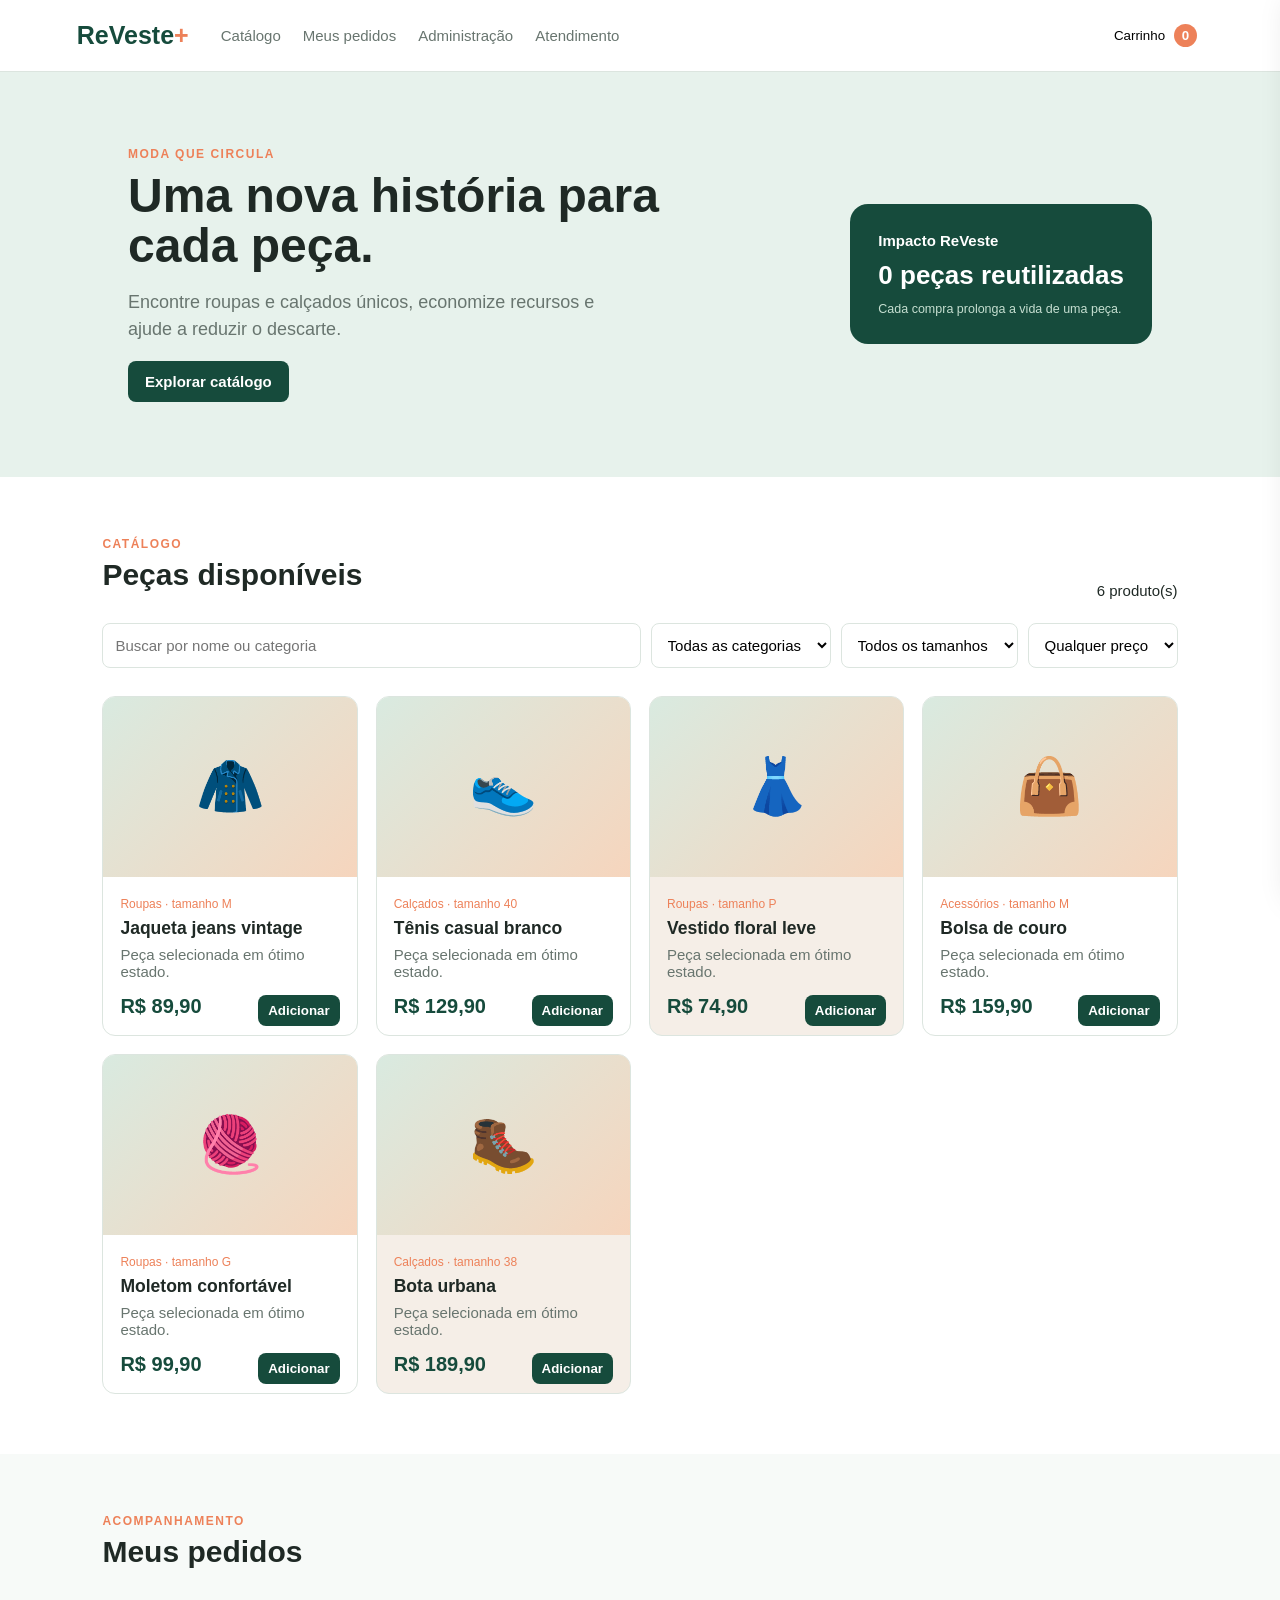
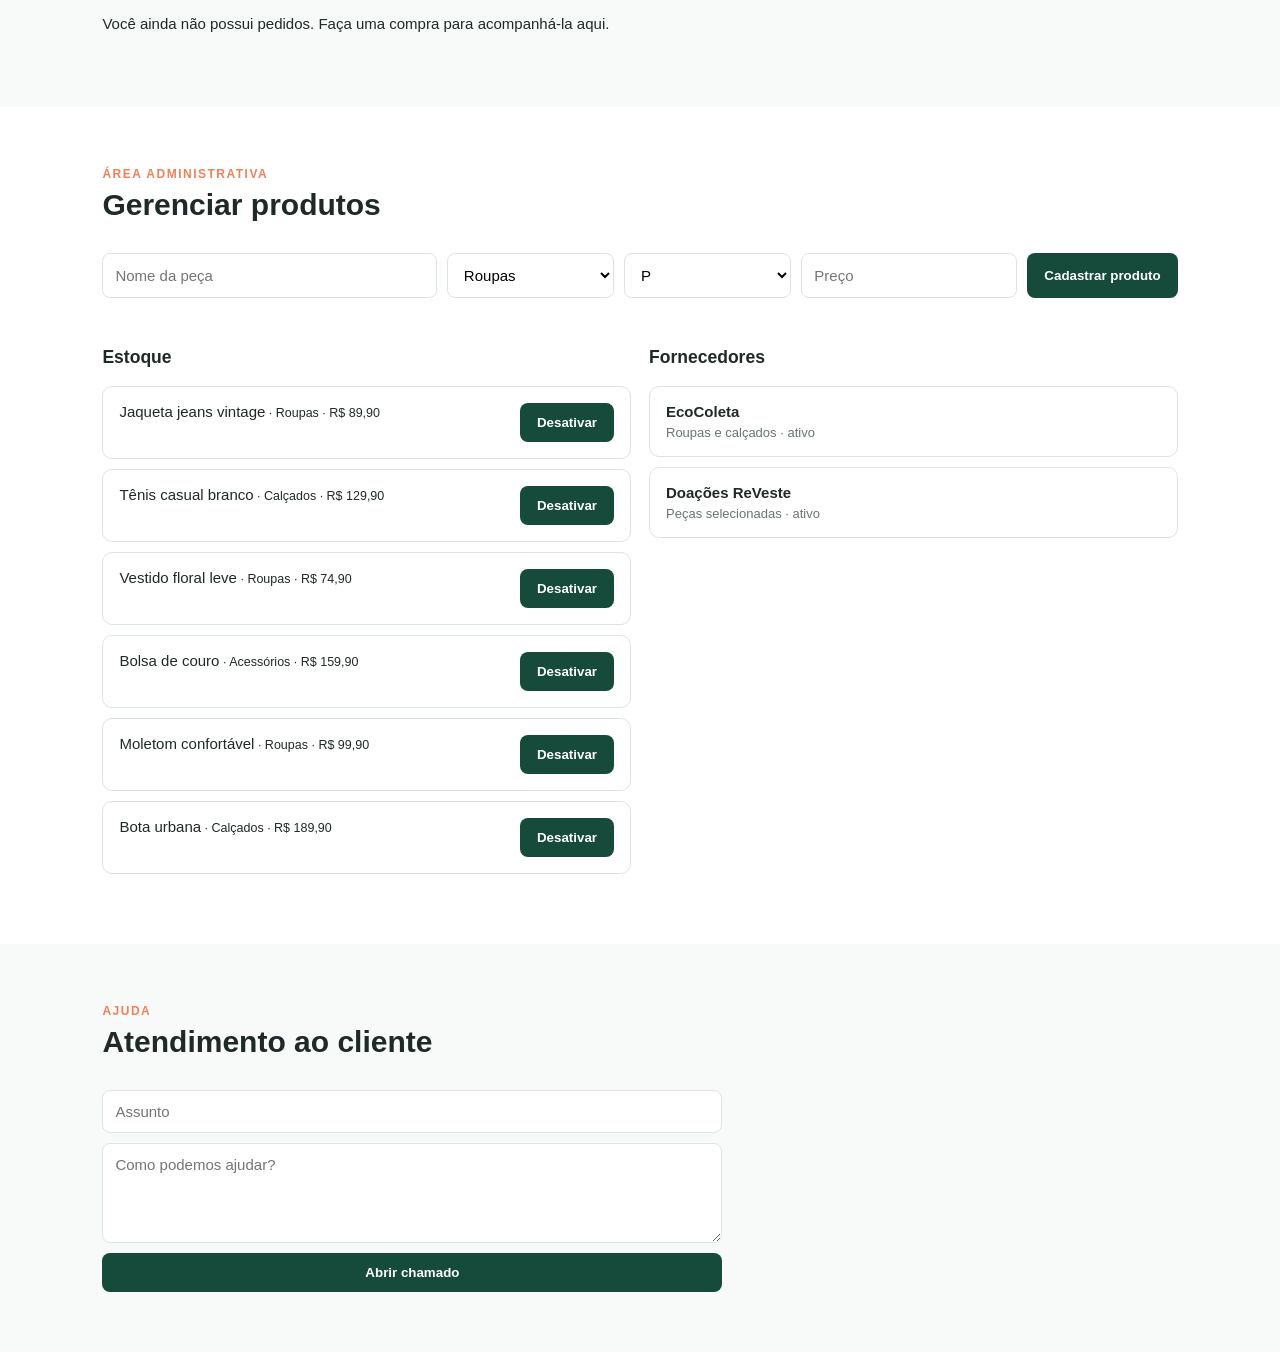
<file: entrega/programa/index.html>
<!doctype html>
<html lang="pt-BR">
<head>
  <meta charset="utf-8">
  <meta name="viewport" content="width=device-width, initial-scale=1">
  <title>ReVeste | Brechó circular</title>
  <link rel="stylesheet" href="styles.css">
</head>
<body>
  <header class="topbar">
    <a class="brand" href="#catalogo">ReVeste<span>+</span></a>
    <nav>
      <a href="#catalogo">Catálogo</a>
      <a href="#pedidos">Meus pedidos</a>
      <a href="#admin">Administração</a>
      <a href="#atendimento">Atendimento</a>
    </nav>
    <button class="cart-button" id="open-cart">Carrinho <b id="cart-count">0</b></button>
  </header>

  <main>
    <section class="hero">
      <div>
        <p class="eyebrow">Moda que circula</p>
        <h1>Uma nova história para cada peça.</h1>
        <p>Encontre roupas e calçados únicos, economize recursos e ajude a reduzir o descarte.</p>
        <a class="button primary" href="#catalogo">Explorar catálogo</a>
      </div>
      <div class="hero-card"><strong>Impacto ReVeste</strong><span id="impact-count">0 peças reutilizadas</span><small>Cada compra prolonga a vida de uma peça.</small></div>
    </section>

    <section id="catalogo" class="section">
      <div class="section-heading"><div><p class="eyebrow">Catálogo</p><h2>Peças disponíveis</h2></div><span id="result-count"></span></div>
      <div class="filters">
        <input id="search" type="search" placeholder="Buscar por nome ou categoria">
        <select id="category"><option value="">Todas as categorias</option><option>Roupas</option><option>Calçados</option><option>Acessórios</option></select>
        <select id="size"><option value="">Todos os tamanhos</option><option>P</option><option>M</option><option>G</option><option>38</option><option>40</option></select>
        <select id="price"><option value="">Qualquer preço</option><option value="100">Até R$ 100</option><option value="200">Até R$ 200</option></select>
      </div>
      <div id="products" class="product-grid"></div>
    </section>

    <section id="pedidos" class="section pale">
      <div class="section-heading"><div><p class="eyebrow">Acompanhamento</p><h2>Meus pedidos</h2></div></div>
      <div id="orders" class="orders"></div>
    </section>

    <section id="admin" class="section">
      <div class="section-heading"><div><p class="eyebrow">Área administrativa</p><h2>Gerenciar produtos</h2></div></div>
      <form id="product-form" class="admin-form">
        <input name="name" required placeholder="Nome da peça">
        <select name="category"><option>Roupas</option><option>Calçados</option><option>Acessórios</option></select>
        <select name="size"><option>P</option><option>M</option><option>G</option><option>38</option><option>40</option></select>
        <input name="price" type="number" min="1" step=".01" required placeholder="Preço">
        <button class="button primary">Cadastrar produto</button>
      </form>
      <div class="admin-columns"><div><h3>Estoque</h3><div id="inventory"></div></div><div><h3>Fornecedores</h3><div class="supplier"><b>EcoColeta</b><span>Roupas e calçados · ativo</span></div><div class="supplier"><b>Doações ReVeste</b><span>Peças selecionadas · ativo</span></div></div></div>
    </section>

    <section id="atendimento" class="section pale">
      <div class="section-heading"><div><p class="eyebrow">Ajuda</p><h2>Atendimento ao cliente</h2></div></div>
      <form id="support-form" class="support-form">
        <input name="subject" required placeholder="Assunto">
        <textarea name="message" required placeholder="Como podemos ajudar?"></textarea>
        <button class="button primary">Abrir chamado</button>
      </form>
      <div id="tickets"></div>
    </section>
  </main>

  <aside id="cart" class="drawer" aria-hidden="true">
    <div class="drawer-heading"><h2>Seu carrinho</h2><button id="close-cart" class="icon-button">×</button></div>
    <div id="cart-items"></div>
    <div class="cart-total"><span>Total</span><strong id="cart-total">R$ 0,00</strong></div>
    <button id="checkout" class="button primary full">Finalizar com Pix</button>
  </aside>
  <div id="toast" class="toast"></div>
  <script src="app.js"></script>
</body>
</html>
</file>
<file: entrega/programa/styles.css>
:root{--green:#164b3c;--mint:#e7f2ec;--orange:#ed8159;--ink:#1f2925;--muted:#68756f;--line:#dce5df}*{box-sizing:border-box}html{scroll-behavior:smooth}body{margin:0;font:15px Arial,sans-serif;color:var(--ink);background:#fff}.topbar{height:72px;display:flex;align-items:center;gap:32px;padding:0 6%;border-bottom:1px solid var(--line);position:sticky;top:0;background:#fff;z-index:3}.brand{font-size:25px;font-weight:800;color:var(--green);text-decoration:none}.brand span{color:var(--orange)}nav{display:flex;gap:22px;flex:1}nav a{color:var(--muted);text-decoration:none}.cart-button,.icon-button{border:0;background:none;cursor:pointer}.cart-button b{background:var(--orange);color:white;border-radius:20px;padding:4px 8px;margin-left:5px}.hero{background:var(--mint);padding:75px 10%;display:flex;justify-content:space-between;align-items:center;gap:30px}.hero h1{max-width:560px;font-size:48px;line-height:1.04;margin:10px 0}.hero p:not(.eyebrow){max-width:500px;color:var(--muted);font-size:18px;line-height:1.5}.hero-card{background:var(--green);color:white;border-radius:18px;padding:28px;display:grid;gap:11px;min-width:220px}.hero-card span{font-size:26px;font-weight:bold}.hero-card small{color:#c6dfd1}.section{padding:60px 8%;scroll-margin-top:72px}.pale{background:#f7faf8}.section-heading{display:flex;justify-content:space-between;align-items:end;margin-bottom:24px}.eyebrow{color:var(--orange);font-size:12px;font-weight:bold;letter-spacing:1.5px;text-transform:uppercase;margin:0}.section h2{font-size:30px;margin:7px 0}.filters{display:flex;gap:10px;margin-bottom:28px}.filters input,.filters select,.admin-form input,.admin-form select,.support-form input,.support-form textarea{border:1px solid var(--line);border-radius:8px;padding:12px;background:white;font:inherit}.filters input{flex:1}.product-grid{display:grid;grid-template-columns:repeat(auto-fit,minmax(210px,1fr));gap:18px}.product{border:1px solid var(--line);border-radius:13px;overflow:hidden;background:#fff}.product-image{height:180px;background:linear-gradient(135deg,#d9eae0,#f6d5bd);display:grid;place-items:center;font-size:55px}.product:nth-child(3n){background:#f5eee7}.product-info{padding:17px}.tag{color:var(--orange);font-size:12px}.product h3{margin:7px 0}.product p{color:var(--muted);margin:7px 0 15px}.price{font-size:20px;font-weight:bold;color:var(--green)}.button{border:0;border-radius:8px;padding:12px 17px;font-weight:bold;cursor:pointer;text-decoration:none;display:inline-block}.primary{background:var(--green);color:white}.product .button{float:right;padding:8px 10px}.orders,.admin-columns{display:grid;grid-template-columns:1fr 1fr;gap:18px}.order,.supplier,.ticket,.inventory-item{background:white;border:1px solid var(--line);border-radius:10px;padding:16px;margin-bottom:10px}.order header,.inventory-item{display:flex;justify-content:space-between;gap:12px}.status{color:var(--orange);font-weight:bold;font-size:13px}.admin-form{display:grid;grid-template-columns:2fr 1fr 1fr 1fr auto;gap:10px;margin-bottom:32px}.supplier span{display:block;color:var(--muted);font-size:13px;margin-top:5px}.support-form{display:grid;gap:10px;max-width:620px}.support-form textarea{min-height:100px;resize:vertical}.drawer{position:fixed;right:0;top:0;width:min(410px,100%);height:100vh;background:white;z-index:5;box-shadow:-10px 0 30px #0002;padding:25px;transform:translateX(105%);transition:.25s;overflow:auto}.drawer.open{transform:none}.drawer-heading{display:flex;justify-content:space-between}.icon-button{font-size:30px}.cart-line{display:flex;justify-content:space-between;gap:12px;padding:14px 0;border-bottom:1px solid var(--line)}.cart-total{display:flex;justify-content:space-between;padding:20px 0;font-size:19px}.full{width:100%}.toast{position:fixed;bottom:22px;left:50%;transform:translate(-50%,20px);background:var(--green);color:#fff;padding:13px 20px;border-radius:8px;opacity:0;transition:.2s;z-index:8}.toast.show{opacity:1;transform:translate(-50%,0)}@media(max-width:720px){nav{display:none}.hero{padding:45px 7%;display:block}.hero h1{font-size:38px}.hero-card{margin-top:30px}.section{padding:42px 6%}.filters,.admin-form{display:grid;grid-template-columns:1fr}.orders,.admin-columns{grid-template-columns:1fr}}
</file>
